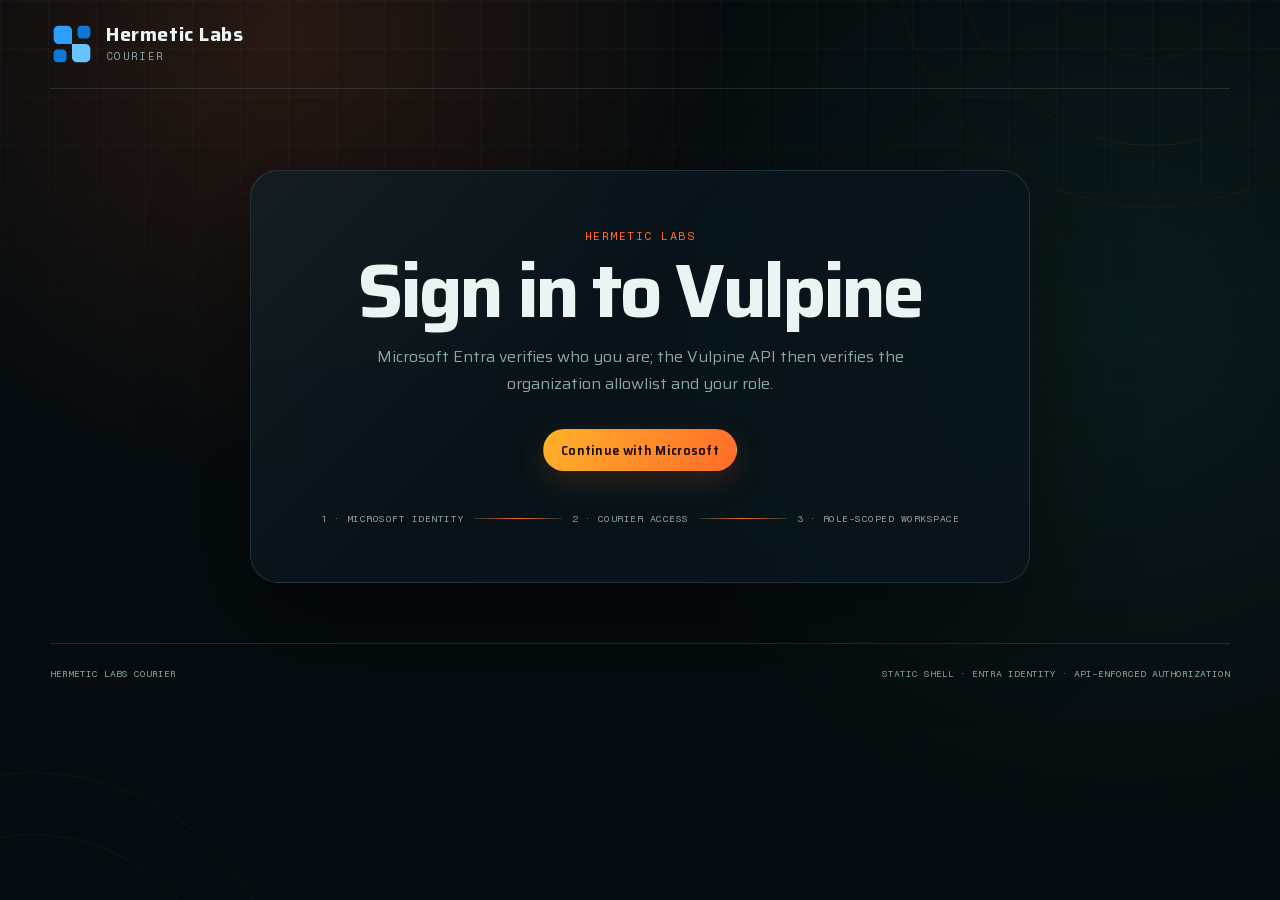
<file: app/index.html>
<!doctype html>
<html lang="en">
  <head>
    <meta charset="utf-8">
    <meta name="viewport" content="width=device-width, initial-scale=1">
    <meta name="robots" content="noindex, nofollow">
    <meta name="referrer" content="no-referrer">
    <meta http-equiv="Content-Security-Policy" content="default-src 'self'; connect-src 'self' https://login.microsoftonline.com https://*.azurewebsites.net https://hermetic-labs-gateway.azure-api.net; img-src 'self' data:; script-src 'self'; style-src 'self'; font-src 'self'; frame-src 'self' https://login.microsoftonline.com; form-action https://login.microsoftonline.com; base-uri 'none'; object-src 'none'; frame-ancestors 'none'">
    <title>Hermetic Labs Courier</title>
    <meta name="description" content="Secure Hermetic Labs courier operations workspace.">

    <link rel="stylesheet" href="./app.css">
    <script src="./auth-token-bridge.js"></script><script defer src="./brand-mode.js"></script><script type="module" src="./app.js"></script><script defer src="./command-launch.js"></script><script defer src="./connector-status.js"></script>
  <link rel="icon" type="image/svg+xml" href="/Vulpine/favicon.svg"/><link rel="manifest" href="/Vulpine/site.webmanifest"/></head>
  <body data-auth-state="checking">
    <div class="ambient ambient--one"></div>
    <div class="ambient ambient--two"></div>

    <header class="topbar">
      <a class="brand" href="./?destination=business" aria-label="Hermetic Labs Courier workspace">
        <img src="../favicon.svg" alt="" width="48" height="48">
        <span><strong>Hermetic Labs</strong><small>Courier</small></span>
      </a>
      <div class="topbar__actions">
        <div class="identity" id="identity" hidden>
          <span class="identity__dot"></span>
          <span><strong id="identity-name"></strong><small id="identity-email"></small></span>
        </div>
        <button class="button button--quiet" id="sign-out" type="button">Sign out</button>
      </div>
    </header>

    <main>
      <section class="gate" id="auth-state" aria-live="polite">
        <div class="route-signal" id="loading" aria-hidden="true">
          <span></span><span></span><span></span><span></span><span></span>
        </div>
        <p class="eyebrow" id="state-eyebrow">Secure workspace</p>
        <h1 id="state-title">Checking your session</h1>
        <p class="gate__message" id="state-message">Resolving Microsoft Entra identity and Hermetic Labs organization access.</p>
        <p class="error-detail" id="error-detail" hidden></p>
        <div class="gate__actions">
          <button class="button button--primary" id="sign-in" type="button" hidden>Continue with Microsoft</button>
          <button class="button button--primary" id="retry" type="button" hidden>Retry access check</button>
        </div>
        <div class="boundary">
          <span>1 · Microsoft identity</span>
          <i></i>
          <span>2 · Courier access</span>
          <i></i>
          <span>3 · Role-scoped workspace</span>
        </div>
      </section>

      <section class="workspace" id="workspace-shell" hidden>
        <div class="workspace__heading">
          <div>
            <p class="eyebrow">Authenticated operations surface</p>
            <h1>Workspace access verified</h1>
            <p>Entra established identity. Hermetic Labs independently established organization membership and role.</p>
          </div>
          <div class="workspace-launch"><span class="role-chip"><span></span><b id="member-role">member</b></span><a class="button button--primary" id="open-command" href="./business/">Open courier launch control</a></div>
        </div>

        <div class="boundary-card">
          <div><small>Identity provider</small><strong>Microsoft Entra ID</strong></div>
          <b>→</b>
          <div><small>Authorization authority</small><strong>Hermetic Labs Operations API</strong></div>
          <b>→</b>
          <div><small>Operational policy</small><strong>Organization + role</strong></div>
        </div>

        <div class="surface-grid" aria-label="Hermetic Labs courier surface status">
          <article>
            <span class="surface-icon">01</span>
            <p class="eyebrow">Driver continuity</p>
            <h2>Local-first route sync</h2>
            <p>Durable capture, ordered outbox processing, idempotent replay, and evidence reconciliation are ready behind the shared API contract.</p>
            <span class="status-tag">Core connected</span>
          </article>
          <article>
            <span class="surface-icon">02</span>
            <p class="eyebrow">Chain of custody</p>
            <h2>Gated package capture</h2>
            <p>Barcode and exception-first collection flows attach evidence to stops without asking drivers to navigate an administrative system.</p>
            <span class="status-tag status-tag--next">UI mount next</span>
          </article>
          <article>
            <span class="surface-icon">03</span>
            <p class="eyebrow">Operations intelligence</p>
            <h2>API + MCP context</h2>
            <p>One policy boundary supplies the web app, iOS wrapper, automation, and model with the same organization-scoped operational truth.</p>
            <span class="status-tag">Core connected</span>
          </article>
        </div>

        <section
          class="connector-panel"
          id="connector-panel"
          data-api-base="https://hermetic-labs-gateway.azure-api.net/vulpine"
          data-organization-id="b248cd23-403c-49ba-b6c6-321ea32a8178"
          hidden
        >
          <div class="connector-panel__heading">
            <div>
              <p class="eyebrow">Dispatch connector fabric</p>
              <h2>One operating model, replaceable provider edges</h2>
              <p>Hermetic Labs keeps authority, package identity, audit, and recovery in the core while each dispatch service advertises its honest boundaries.</p>
            </div>
            <p class="connector-panel__status" id="connector-status" role="status" aria-live="polite">Loading governed connector capabilities…</p>
          </div>
          <ul class="connector-list" id="connector-list" aria-label="Dispatch provider readiness"></ul>
        </section>

        <section class="access-panel" id="access-panel" hidden>
          <div class="access-panel__heading">
            <div>
              <p class="eyebrow">Administrator</p>
              <h2>Workspace access</h2>
              <p>Add an exact email or a domain beginning with <code>@</code>, then assign the least-privileged starting role.</p>
            </div>
            <p class="access-note">An access rule authorizes an existing tenant identity. External guest invitation remains a separate Entra administrative action for this pilot.</p>
          </div>
          <form class="rule-form" id="add-rule-form">
            <label>
              <span>Email or domain</span>
              <input id="rule-input" name="rule" type="text" autocomplete="off" placeholder="operator@example.com or @example.com" required minlength="3" maxlength="254">
            </label>
            <label>
              <span>Starting role</span>
              <select id="rule-role" name="memberRole">
                <option value="viewer">Viewer</option>
                <option value="driver">Driver</option>
                <option value="dispatcher">Dispatcher</option>
                <option value="administrator">Administrator</option>
              </select>
            </label>
            <button class="button button--primary" type="submit">Add access</button>
          </form>
          <p class="access-status" id="access-status" aria-live="polite"></p>
          <ul class="rules" id="access-rules"></ul>
        </section>
      </section>
    </main>

    <footer>
      <span>Hermetic Labs Courier</span>
      <span>Static shell · Entra identity · API-enforced authorization</span>
    </footer>
  </body>
</html>
</file>
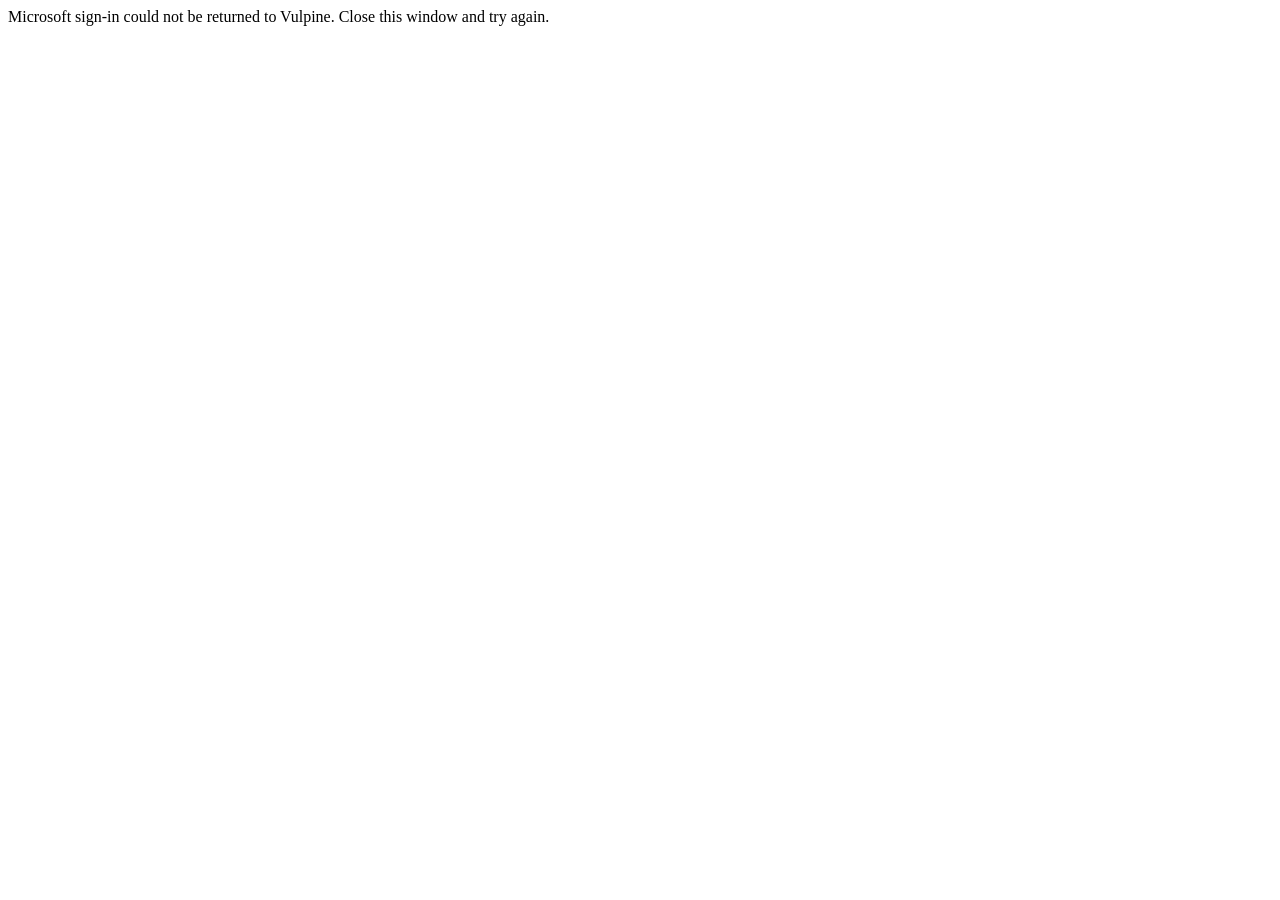
<file: auth/index.html>
<!doctype html>
<html lang="en">
  <head>
    <meta charset="utf-8">
    <meta name="viewport" content="width=device-width, initial-scale=1">
    <meta name="robots" content="noindex, nofollow">
    <title>Microsoft Authentication</title>
  <link rel="icon" type="image/svg+xml" href="/Vulpine/favicon.svg"/><link rel="manifest" href="/Vulpine/site.webmanifest"/></head>
  <body>
    <p>Returning securely to Hermetic Labs Courier…</p>
    <script type="module" src="./redirect.js"></script>
  </body>
</html>
</file>
<file: app/app.css>
@font-face {
  font-family: Saira;
  src: url("../_next/static/_vinext_fonts/saira-07340ff07e6a/saira-8fefe5ae.woff2") format("woff2");
  font-display: swap;
}

@font-face {
  font-family: "Fragment Mono";
  src: url("../_next/static/_vinext_fonts/fragment-mono-4dd5c19e2b3b/fragment-mono-69ab1da6.woff2") format("woff2");
  font-display: swap;
}

:root {
  color-scheme: dark;
  --ink: #eaf4f2;
  --muted: #8ba5a2;
  --line: rgba(139, 165, 162, .2);
  --panel: rgba(9, 22, 27, .86);
  --deep: #050b0e;
  --orange: #ff6a2a;
  --amber: #ffb229;
  --teal: #4de0c0;
  --red: #ff6478;
}

html[data-brand-mode="live"] {
  --deep: #030711;
  --panel: rgba(6, 14, 28, .9);
  --orange: #1455ff;
  --amber: #ff1717;
  --teal: #00c947;
  --line: rgba(80, 125, 255, .24);
}

html[data-brand-mode="live"] body {
  background:
    radial-gradient(circle at 22% 4%, rgba(20, 85, 255, .2), transparent 28rem),
    radial-gradient(circle at 88% 36%, rgba(0, 201, 71, .1), transparent 32rem),
    var(--deep);
}

html[data-brand-mode="live"] .brand img { width: 116px; height: 60px; }
html[data-brand-mode="live"] .brand span { position: absolute; width: 1px; height: 1px; overflow: hidden; clip: rect(0 0 0 0); }
html[data-brand-mode="live"] .button--primary { color: #fff; background: linear-gradient(120deg, #1455ff, #0b3cb8); box-shadow: 0 10px 30px rgba(20, 85, 255, .22); }

* { box-sizing: border-box; }

[hidden] { display: none !important; }

body {
  min-height: 100vh;
  margin: 0;
  overflow-x: hidden;
  background:
    radial-gradient(circle at 22% 4%, rgba(255, 106, 42, .14), transparent 28rem),
    radial-gradient(circle at 88% 36%, rgba(77, 224, 192, .08), transparent 32rem),
    var(--deep);
  color: var(--ink);
  font-family: Saira, Arial, sans-serif;
}

body::before {
  position: fixed;
  inset: 0;
  z-index: -3;
  background-image: linear-gradient(rgba(255,255,255,.022) 1px, transparent 1px), linear-gradient(90deg, rgba(255,255,255,.022) 1px, transparent 1px);
  background-size: 48px 48px;
  content: "";
  mask-image: linear-gradient(to bottom, black, transparent 84%);
}

.ambient {
  position: fixed;
  z-index: -2;
  width: 32rem;
  height: 32rem;
  border: 1px solid rgba(255, 106, 42, .13);
  border-radius: 50%;
  opacity: .5;
  pointer-events: none;
}

.ambient::before, .ambient::after {
  position: absolute;
  inset: 12%;
  border: inherit;
  border-radius: inherit;
  content: "";
}

.ambient::after { inset: 29%; }
.ambient--one { top: -19rem; right: -8rem; }
.ambient--two { bottom: -24rem; left: -14rem; border-color: rgba(77, 224, 192, .12); }

.topbar {
  display: flex;
  align-items: center;
  justify-content: space-between;
  width: min(1180px, calc(100% - 40px));
  margin: 0 auto;
  padding: 22px 0;
  border-bottom: 1px solid var(--line);
}

.brand { display: flex; gap: 12px; align-items: center; color: inherit; text-decoration: none; }
.brand img { width: 44px; height: 44px; object-fit: contain; }
.brand span { display: grid; line-height: 1; }
.brand strong { font-size: 1.22rem; letter-spacing: .03em; }
.brand small, .identity small { margin-top: 5px; color: var(--muted); font: .68rem "Fragment Mono", monospace; letter-spacing: .12em; text-transform: uppercase; }
.topbar__actions { display: flex; gap: 10px; align-items: center; }
.identity { display: flex; gap: 9px; align-items: center; padding: 7px 13px; border: 1px solid var(--line); border-radius: 999px; background: rgba(255,255,255,.025); }
.identity > span:last-child { display: grid; line-height: 1; }
.identity strong { font-size: .8rem; }
.identity__dot { width: 8px; height: 8px; border-radius: 50%; background: var(--teal); box-shadow: 0 0 14px var(--teal); }

main { width: min(1180px, calc(100% - 40px)); margin: 0 auto; }

.gate {
  display: grid;
  justify-items: center;
  width: min(780px, 100%);
  margin: 9vh auto 0;
  padding: 58px clamp(22px, 6vw, 70px);
  border: 1px solid var(--line);
  border-radius: 28px;
  background: linear-gradient(135deg, rgba(255,255,255,.04), transparent 42%), var(--panel);
  box-shadow: 0 36px 100px rgba(0,0,0,.42);
  text-align: center;
  backdrop-filter: blur(18px);
}

.eyebrow { margin: 0 0 12px; color: var(--orange); font: .72rem "Fragment Mono", monospace; letter-spacing: .13em; text-transform: uppercase; }
h1, h2, p { margin-top: 0; }
h1 { max-width: 760px; margin-bottom: 14px; font-size: clamp(2.2rem, 6vw, 4.7rem); line-height: .98; letter-spacing: -.045em; }
h2 { margin-bottom: 8px; font-size: 1.35rem; line-height: 1.12; }
.gate__message { max-width: 610px; margin-bottom: 12px; color: var(--muted); font-size: 1rem; line-height: 1.7; }
.error-detail { max-width: 620px; color: var(--red); font: .72rem/1.5 "Fragment Mono", monospace; }
.gate__actions { display: flex; gap: 10px; justify-content: center; flex-wrap: wrap; margin-top: 20px; }

.button {
  display: inline-flex;
  align-items: center;
  justify-content: center;
  min-height: 42px;
  padding: 0 17px;
  border: 1px solid transparent;
  border-radius: 999px;
  color: var(--ink);
  background: transparent;
  font: 600 .78rem Saira, sans-serif;
  letter-spacing: .025em;
  text-decoration: none;
  cursor: pointer;
}
.button:disabled { opacity: .55; cursor: wait; }
.button--primary { color: #180a02; background: linear-gradient(120deg, var(--amber), var(--orange)); box-shadow: 0 10px 30px rgba(255,106,42,.18); }
.button--quiet { border-color: var(--line); background: rgba(255,255,255,.025); }
.button--small { min-height: 32px; padding: 0 12px; font-size: .68rem; }
.button:hover { transform: translateY(-1px); border-color: rgba(255,178,41,.45); }

.route-signal { display: flex; align-items: center; width: min(320px, 80%); height: 34px; margin-bottom: 24px; }
.route-signal span { position: relative; width: 10px; height: 10px; flex: 0 0 10px; border-radius: 50%; background: var(--orange); box-shadow: 0 0 16px rgba(255,106,42,.7); animation: pulse 1.45s ease-in-out infinite; }
.route-signal span + span { flex: 1 1 auto; width: auto; height: 2px; border-radius: 0; background: linear-gradient(90deg, var(--orange), var(--amber)); box-shadow: none; transform-origin: left; animation: route 1.45s ease-in-out infinite; }
.route-signal span:nth-child(3) { flex: 0 0 10px; width: 10px; height: 10px; border-radius: 50%; animation-delay: .35s; }
.route-signal span:nth-child(4) { animation-delay: .35s; }
.route-signal span:nth-child(5) { flex: 0 0 10px; width: 10px; height: 10px; border-radius: 50%; background: var(--teal); box-shadow: 0 0 16px rgba(77,224,192,.7); animation-delay: .7s; }
@keyframes route { 0%, 18% { transform: scaleX(0); opacity: .2; } 65%, 100% { transform: scaleX(1); opacity: 1; } }
@keyframes pulse { 0%, 100% { transform: scale(.7); opacity: .55; } 50% { transform: scale(1.15); opacity: 1; } }

.boundary { display: flex; align-items: center; width: 100%; margin-top: 42px; color: var(--muted); font: .61rem "Fragment Mono", monospace; letter-spacing: .05em; text-transform: uppercase; }
.boundary span { flex: 0 0 auto; }
.boundary i { height: 1px; flex: 1 1 20px; margin: 0 10px; background: linear-gradient(90deg, var(--line), var(--orange), var(--line)); }

.workspace { padding: 72px 0 30px; }
.workspace__heading { display: flex; justify-content: space-between; gap: 30px; align-items: flex-end; }
.workspace__heading h1 { margin-bottom: 12px; }
.workspace__heading > div > p:last-child { max-width: 680px; color: var(--muted); line-height: 1.65; }
.role-chip { display: flex; gap: 8px; align-items: center; padding: 9px 14px; border: 1px solid rgba(77,224,192,.22); border-radius: 999px; color: var(--teal); font: .7rem "Fragment Mono", monospace; text-transform: uppercase; }
.role-chip span { width: 7px; height: 7px; border-radius: 50%; background: var(--teal); box-shadow: 0 0 12px var(--teal); }

.boundary-card { display: grid; grid-template-columns: 1fr auto 1fr auto 1fr; gap: 18px; align-items: center; margin: 28px 0 22px; padding: 22px; border: 1px solid var(--line); border-radius: 18px; background: rgba(255,255,255,.025); }
.boundary-card div { display: grid; }
.boundary-card small { margin-bottom: 5px; color: var(--muted); font: .62rem "Fragment Mono", monospace; text-transform: uppercase; }
.boundary-card b { color: var(--orange); }

.surface-grid { display: grid; grid-template-columns: repeat(3, 1fr); gap: 14px; }
.surface-grid article { position: relative; min-height: 270px; padding: 26px; overflow: hidden; border: 1px solid var(--line); border-radius: 18px; background: linear-gradient(150deg, rgba(255,106,42,.07), transparent 40%), var(--panel); }
.surface-grid article::after { position: absolute; right: -60px; bottom: -80px; width: 180px; height: 180px; border: 1px solid rgba(255,106,42,.12); border-radius: 50%; content: ""; }
.surface-grid p:not(.eyebrow) { color: var(--muted); font-size: .88rem; line-height: 1.6; }
.surface-icon { display: block; margin-bottom: 36px; color: var(--amber); font: .68rem "Fragment Mono", monospace; }
.status-tag { position: absolute; bottom: 24px; left: 26px; color: var(--teal); font: .62rem "Fragment Mono", monospace; text-transform: uppercase; }
.status-tag::before { display: inline-block; width: 6px; height: 6px; margin-right: 7px; border-radius: 50%; background: currentColor; box-shadow: 0 0 9px currentColor; content: ""; }
.status-tag--next { color: var(--amber); }

.connector-panel { margin-top: 18px; padding: 28px; border: 1px solid rgba(77,224,192,.2); border-radius: 18px; background: linear-gradient(135deg, rgba(77,224,192,.045), transparent 45%), var(--panel); }
.connector-panel__heading { display: grid; grid-template-columns: 1.5fr minmax(230px, .7fr); gap: 34px; align-items: end; }
.connector-panel__heading p:not(.eyebrow) { max-width: 720px; margin-bottom: 0; color: var(--muted); line-height: 1.55; }
.connector-panel__status { padding: 12px 14px; border-left: 2px solid var(--teal); background: rgba(77,224,192,.04); font: .64rem/1.55 "Fragment Mono", monospace; }
.connector-list { display: grid; grid-template-columns: repeat(3, 1fr); gap: 12px; margin: 24px 0 0; padding: 0; list-style: none; }
.connector-card { min-width: 0; padding: 18px; border: 1px solid var(--line); border-radius: 14px; background: rgba(0,0,0,.18); }
.connector-card__heading { display: flex; gap: 12px; align-items: flex-start; justify-content: space-between; }
.connector-card__heading strong { font-size: 1rem; }
.connector-state { max-width: 170px; color: var(--amber); font: .56rem/1.35 "Fragment Mono", monospace; text-align: right; text-transform: uppercase; }
.connector-state::before { display: inline-block; width: 6px; height: 6px; margin-right: 6px; border-radius: 50%; background: currentColor; box-shadow: 0 0 8px currentColor; content: ""; }
.connector-state--connected { color: var(--teal); }
.connector-state--warning { color: var(--red); }
.connector-card__facts { display: grid; gap: 6px; margin: 20px 0 14px; }
.connector-card__facts span { color: var(--ink); font: .62rem/1.45 "Fragment Mono", monospace; }
.connector-card__facts span::before { margin-right: 7px; color: var(--orange); content: "→"; }
.connector-card > p { margin-bottom: 0; color: var(--muted); font-size: .75rem; line-height: 1.55; }

.access-panel { margin-top: 18px; padding: 28px; border: 1px solid rgba(255,106,42,.23); border-radius: 18px; background: rgba(255,106,42,.035); }
.access-panel__heading { display: grid; grid-template-columns: 1.4fr 1fr; gap: 40px; }
.access-panel__heading p:not(.eyebrow), .access-note { color: var(--muted); line-height: 1.55; }
.access-note { padding: 15px; border-left: 2px solid var(--amber); background: rgba(255,178,41,.045); font-size: .78rem; }
code { color: var(--amber); font-family: "Fragment Mono", monospace; }
.rule-form { display: grid; grid-template-columns: minmax(250px, 1fr) 180px auto; gap: 10px; align-items: end; margin: 22px 0 10px; }
label { display: grid; gap: 7px; color: var(--muted); font: .64rem "Fragment Mono", monospace; text-transform: uppercase; }
input, select { width: 100%; min-height: 42px; padding: 0 13px; border: 1px solid var(--line); border-radius: 10px; outline: 0; color: var(--ink); background: #091318; font: .78rem Saira, sans-serif; }
input:focus, select:focus { border-color: var(--orange); box-shadow: 0 0 0 3px rgba(255,106,42,.1); }
.access-status { min-height: 1.2rem; color: var(--muted); font: .64rem/1.5 "Fragment Mono", monospace; }
.rules { display: grid; gap: 8px; margin: 16px 0 0; padding: 0; list-style: none; }
.rule { display: flex; justify-content: space-between; gap: 18px; align-items: center; padding: 13px 15px; border: 1px solid var(--line); border-radius: 12px; background: rgba(0,0,0,.16); }
.rule--revoked { opacity: .46; }
.rule__summary { display: grid; }
.rule__summary strong { font-size: .84rem; }
.rule__summary span { color: var(--muted); font: .59rem "Fragment Mono", monospace; text-transform: uppercase; }

footer { display: flex; justify-content: space-between; width: min(1180px, calc(100% - 40px)); margin: 60px auto 0; padding: 24px 0 34px; border-top: 1px solid var(--line); color: var(--muted); font: .6rem "Fragment Mono", monospace; text-transform: uppercase; }

body[data-auth-state="denied"] .gate { border-color: rgba(255,100,120,.3); }
body[data-auth-state="unavailable"] .gate { border-color: rgba(255,178,41,.28); }
body[data-auth-state="authorized"] #sign-out { display: inline-flex; }
body:not([data-auth-state="authorized"]) #sign-out { display: none; }

@media (max-width: 820px) {
  .identity { display: none !important; }
  .topbar__actions .button--quiet:first-child { display: none; }
  .boundary { display: grid; gap: 7px; }
  .boundary i { width: 1px; height: 14px; margin: 0 auto; }
  .workspace__heading { align-items: flex-start; flex-direction: column; }
  .boundary-card { grid-template-columns: 1fr; }
  .boundary-card > b { transform: rotate(90deg); }
  .surface-grid { grid-template-columns: 1fr; }
  .connector-panel__heading, .connector-list { grid-template-columns: 1fr; }
  .access-panel__heading { grid-template-columns: 1fr; gap: 12px; }
  .rule-form { grid-template-columns: 1fr; }
}

@media (max-width: 520px) {
  .topbar, main, footer { width: min(100% - 24px, 1180px); }
  .gate { margin-top: 5vh; padding: 38px 18px; }
  .brand strong { font-size: 1rem; }
  .brand img { width: 38px; height: 38px; }
  .workspace { padding-top: 50px; }
  .access-panel { padding: 20px 16px; }
  footer { gap: 16px; flex-direction: column; }
}

@media (prefers-reduced-motion: reduce) {
  *, *::before, *::after { scroll-behavior: auto !important; animation-duration: .01ms !important; animation-iteration-count: 1 !important; }
}


.workspace-launch { display: flex; gap: 10px; align-items: center; justify-content: flex-end; flex-wrap: wrap; }

@media (max-width: 820px) {
  .workspace-launch { justify-content: flex-start; }
}
</file>
